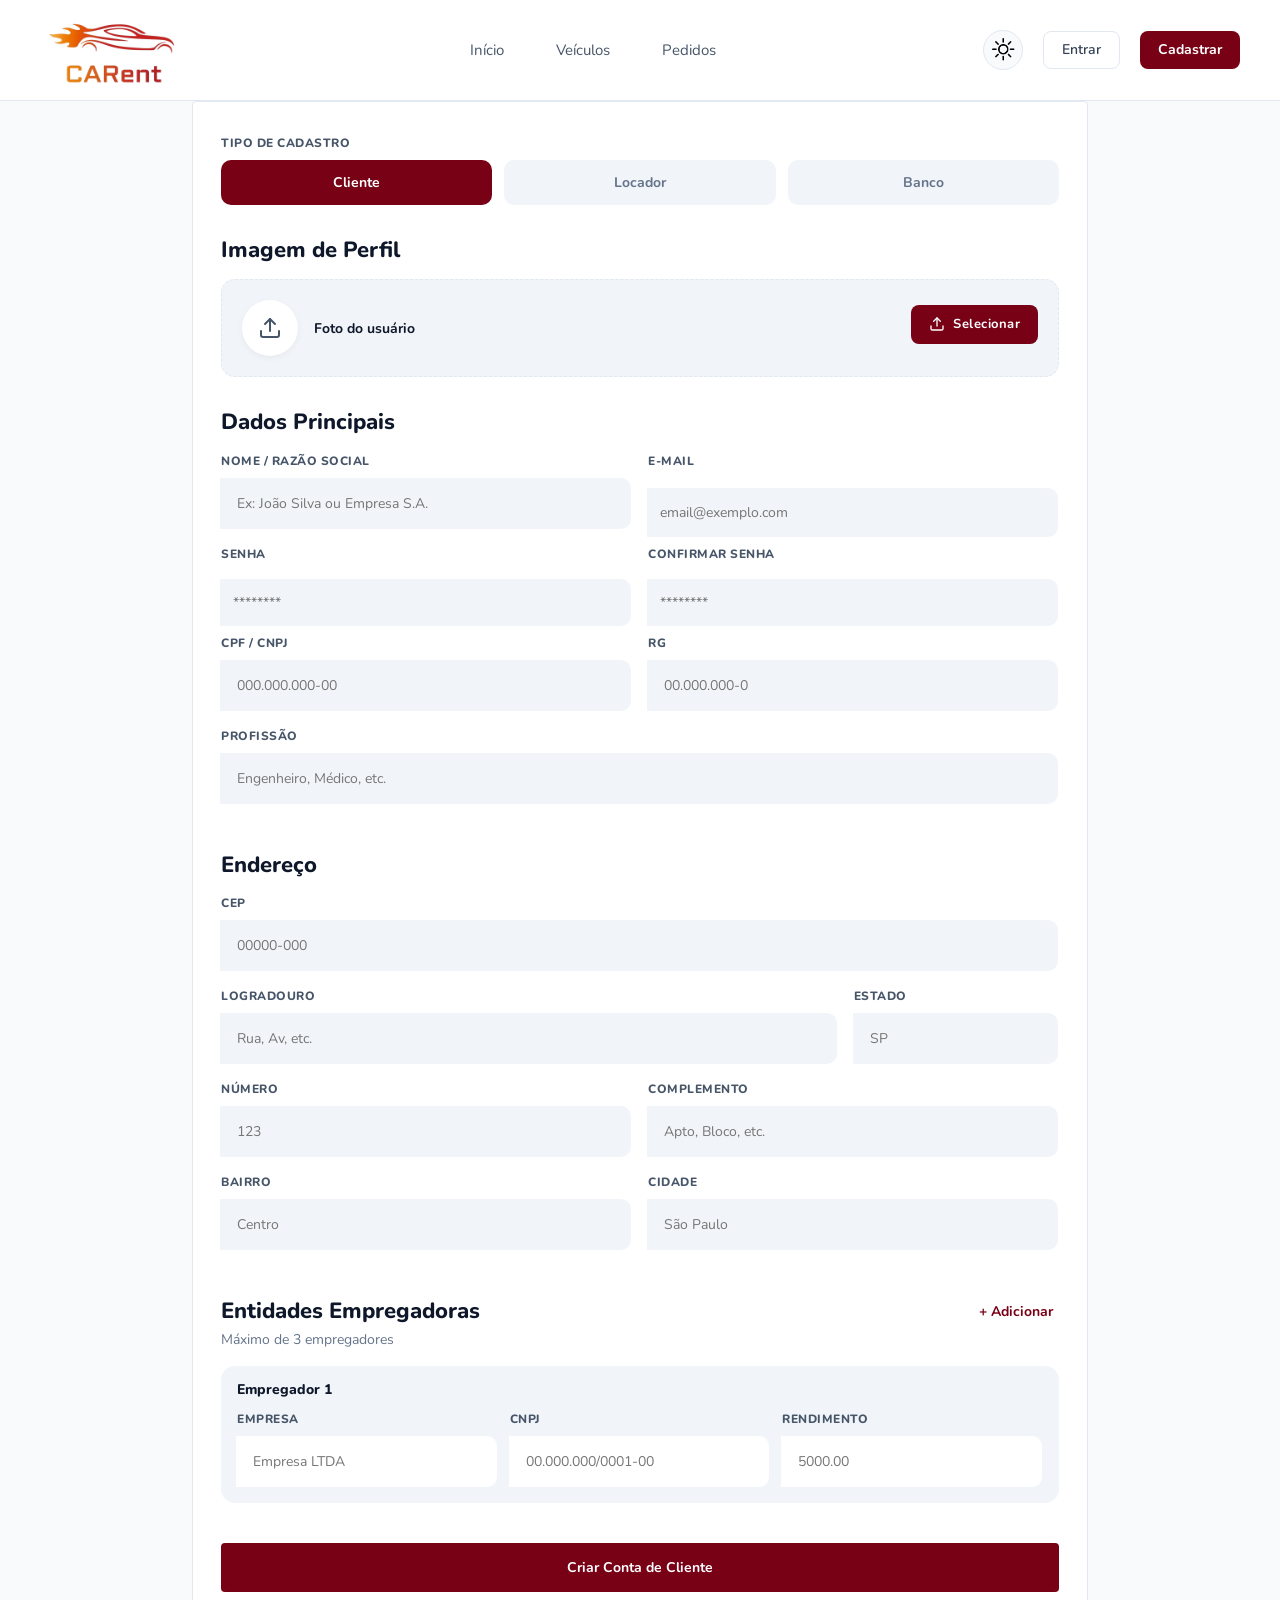
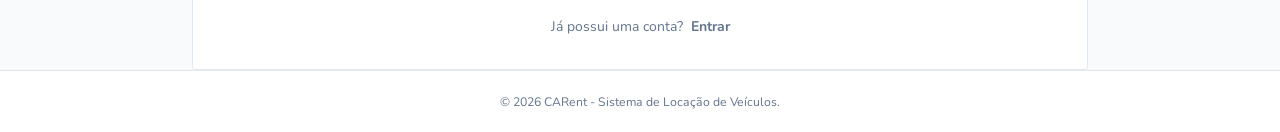
<file: LAB2/cadastro.html>
<!DOCTYPE html>
<html lang="pt-BR">
    <head>
        <meta charset="UTF-8">
        <meta name="viewport" content="width=device-width, initial-scale=1.0">
        <title>LAB2</title>
        <style>
            @import url('https://fonts.googleapis.com/css2?family=Nunito:wght@400;600;700;800&display=swap');
        </style>
        <link href="https://cdn.jsdelivr.net/npm/bootstrap@5.3.3/dist/css/bootstrap.min.css" rel="stylesheet">
        <link rel="stylesheet" href="login.css">
    </head>
    <body>
        <!-- Topo da página -->
        <div class="topo">
            <header>
                <div class="menu">
                    <nav>
                        <div class="logo">
                            <img src="logo-escura.png" alt="CAR Logo"/>
                        </div>
                        <ul class="ul">
                            <li><a href="index.html">Início</a></li>
                            <li><a href="veiculos.html">Veículos</a></li>
                            <li><a href="pedidos.html">Pedidos</a></li>
                        </ul>  
                        <button type="button" class="btn-tema" id="btn-tema">
                            <img src="Son.png" class="btn-sol" alt="Mudar tema"/>
                        </button>  
                        <a href="login.html" class="btn-entrar"><p>Entrar</p></a>
                        <a href="cadastro.html" class="btn-cadastrar"><p>Cadastrar</p></a>
                    </nav>
                </div>
            </header>
        </div>    

        <!-- Conteúdo do Form de Cadastro -->
        <main class="cadastro-container">
            <form id="form-cadastro" class="card-cadastro">
                
                <!-- Tipo de Cadastro -->
                <div class="secao-form">
                    <label class="section-label">TIPO DE CADASTRO</label>
                    <div class="toggle-group">
                        <button type="button" class="btn-toggle active">Cliente</button>
                        <button type="button" class="btn-toggle">Locador</button>
                        <button type="button" class="btn-toggle">Banco</button>
                    </div>
                </div>

                <!-- Imagem de Perfil -->
                <div class="secao-form">
                    <h2>Imagem de Perfil</h2>
                    <div class="box-upload-perfil">
                        <div class="avatar-placeholder">
                            <svg width="24" height="24" viewBox="0 0 24 24" fill="none" stroke="#475569" stroke-width="2" stroke-linecap="round" stroke-linejoin="round">
                                <path d="M21 15v4a2 2 0 0 1-2 2H5a2 2 0 0 1-2-2v-4"></path>
                                <polyline points="17 8 12 3 7 8"></polyline>
                                <line x1="12" y1="3" x2="12" y2="15"></line>
                            </svg>
                        </div>
                        <span class="upload-text">Foto do usuário</span>
                        <label for="upload-foto" class="btn-upload">
                            <svg width="16" height="16" viewBox="0 0 24 24" fill="none" stroke="currentColor" stroke-width="2" stroke-linecap="round" stroke-linejoin="round">
                                <path d="M21 15v4a2 2 0 0 1-2 2H5a2 2 0 0 1-2-2v-4"></path>
                                <polyline points="17 8 12 3 7 8"></polyline>
                                <line x1="12" y1="3" x2="12" y2="15"></line>
                            </svg>
                            Selecionar
                        </label>
                        <input type="file" id="upload-foto" accept="image/*" style="display: none;">
                    </div>
                </div>

                <!-- Dados Principais -->
                <div class="secao-form">
                    <h2>Dados Principais</h2>
                    
                    <div class="grid-2">
                        <div class="input-group">
                            <label for="nome">NOME / RAZÃO SOCIAL</label>
                            <input type="text" id="nome" placeholder="Ex: João Silva ou Empresa S.A." required>
                        </div>
                        <div class="input-group">
                            <label for="email">E-MAIL</label>
                            <input type="email" id="email" placeholder="email@exemplo.com" required>
                        </div>
                    </div>

                    <div class="grid-2">
                        <div class="input-group">
                            <label for="password">SENHA</label>
                            <input type="password" id="password" placeholder="********" required>
                        </div>
                        <div class="input-group">
                            <label for="confirm-password">CONFIRMAR SENHA</label>
                            <input type="password" id="confirm-password" placeholder="********" required>
                        </div>
                    </div>

                    <div class="grid-2">
                        <div class="input-group">
                            <label for="cpf-cnpj">CPF / CNPJ</label>
                            <input type="text" id="cpf-cnpj" placeholder="000.000.000-00">
                        </div>
                        <div class="input-group">
                            <label for="rg">RG</label>
                            <input type="text" id="rg" placeholder="00.000.000-0">
                        </div>
                    </div>

                    <div class="input-group">
                        <label for="profissao">PROFISSÃO</label>
                        <input type="text" id="profissao" placeholder="Engenheiro, Médico, etc.">
                    </div>
                </div>

                <!-- Endereço -->
                <div class="secao-form">
                    <h2>Endereço</h2>

                    <div class="input-group">
                        <label for="cep">CEP</label>
                        <input type="text" id="cep" placeholder="00000-000">
                    </div>

                    <div class="grid-logradouro">
                        <div class="input-group">
                            <label for="logradouro">LOGRADOURO</label>
                            <input type="text" id="logradouro" placeholder="Rua, Av, etc.">
                        </div>
                        <div class="input-group">
                            <label for="estado">ESTADO</label>
                            <input type="text" id="estado" placeholder="SP">
                        </div>
                    </div>

                    <div class="grid-2">
                        <div class="input-group">
                            <label for="numero">NÚMERO</label>
                            <input type="text" id="numero" placeholder="123">
                        </div>
                        <div class="input-group">
                            <label for="complemento">COMPLEMENTO</label>
                            <input type="text" id="complemento" placeholder="Apto, Bloco, etc.">
                        </div>
                    </div>

                    <div class="grid-2">
                        <div class="input-group">
                            <label for="bairro">BAIRRO</label>
                            <input type="text" id="bairro" placeholder="Centro">
                        </div>
                        <div class="input-group">
                            <label for="cidade">CIDADE</label>
                            <input type="text" id="cidade" placeholder="São Paulo">
                        </div>
                    </div>
                </div>

                <!-- Entidades Empregadoras -->
                <div class="secao-form">
                    <div class="header-empregadores">
                        <h2>Entidades Empregadoras</h2>
                        <button type="button" class="btn-adicionar">+ Adicionar</button>
                    </div>
                    <p class="subtext-empregadores">Máximo de 3 empregadores</p>

                    <div class="card-empregador">
                        <h3>Empregador 1</h3>
                        <div class="grid-3">
                            <div class="input-group">
                                <label for="empresa-1">EMPRESA</label>
                                <input type="text" id="empresa-1" placeholder="Empresa LTDA">
                            </div>
                            <div class="input-group">
                                <label for="cnpj-1">CNPJ</label>
                                <input type="text" id="cnpj-1" placeholder="00.000.000/0001-00">
                            </div>
                            <div class="input-group">
                                <label for="rendimento-1">RENDIMENTO</label>
                                <input type="text" id="rendimento-1" placeholder="5000.00">
                            </div>
                        </div>
                    </div>
                </div>

                <!-- Botão Submit -->
                <button type="submit" class="btn-submit-cad">Criar Conta de Cliente</button>
                <p class="footer-login" style="margin-top: 16px;">Já possui uma conta? <a href="login.html">Entrar</a></p>
            </form>
        </main>

        <!-- Rodapé -->
        <footer class="rodape">
            <div class="container-rodape">
                <div class="rodape-inferior">
                    <p><small>&copy; 2026 CARent - Sistema de Locação de Veículos.</small></p>
                </div>
            </div>
        </footer>
        <script src="https://cdn.jsdelivr.net/npm/bootstrap@5.3.3/dist/js/bootstrap.bundle.min.js"></script>
        <script src="site.js"></script>
    </body>
</html>
</file>
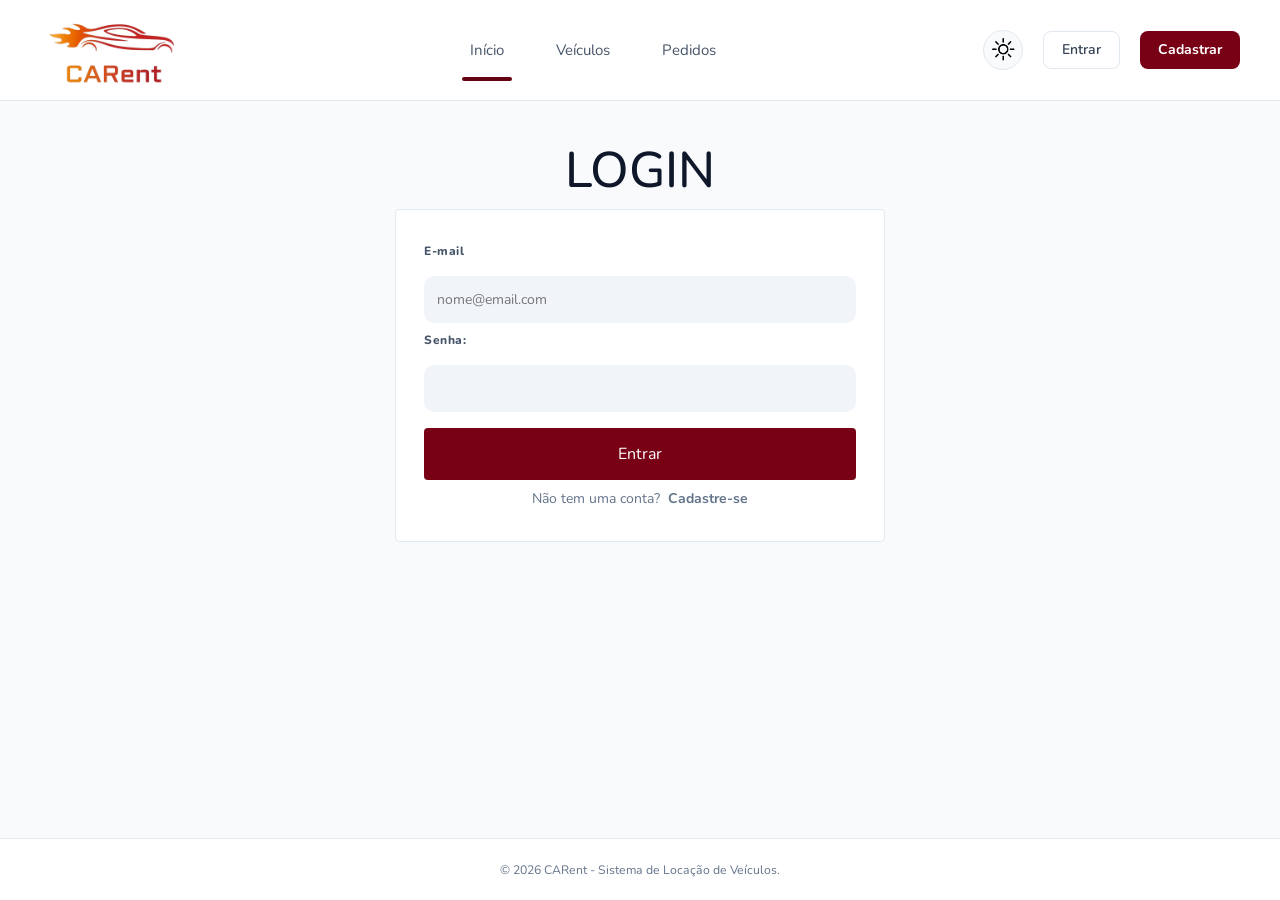
<file: LAB2/login.html>
<!DOCTYPE html>
<html lang="pt-BR">
    <head>
        <meta charset="UTF-8">
        <title>LAB2</title>
        <style>
            @import url('https://fonts.googleapis.com/css2?family=Nunito:ital,wght@0,200..1000;1,200..1000&display=swap');
        </style>
        <link href="https://cdn.jsdelivr.net/npm/bootstrap@5.3.3/dist/css/bootstrap.min.css" rel="stylesheet">
        <link rel="stylesheet" href="login.css">
    </head>
    <body>
        <!--Topo da pagina-->
        <div class="topo">
            <header>
                <div class="menu">
                    <nav>
                        <div class="logo">
                            <img src="logo-escura.png"/>
                        </div>
                        <ul class="ul">
                            <li><a href="index.html" class="ativa">Início</a></li>
                            <li><a href="veiculos.html">Veículos</a></li>
                            <li><a href="pedidos.html">Pedidos</a></li>
                        </ul>  
                        <button type="button" class="btn-tema" id="btn-tema">
                            <img src="Son.png" class="btn-sol" alt="Mudar tema"/>
                        </button>  
                        <a href="login.html" class="btn-entrar" id="btn-entrar">
                            <p>Entrar</p>
                        </a>
                        <a href="cadastro.html" class="btn-cadastrar" id="btn-cadastrar">
                            <p>Cadastrar</p>
                        </a>
                    </nav>
                </div>
            </header>
        </div>    
        <!--PAGINA DE LOGIN-->
        <div class="login">
            <h2>LOGIN</h2>
            <form id="form-login">
                <label for="email">E-mail</label>
                <input type="email" id="email" name="email" placeholder="nome@email.com" required>
                <label for="password">Senha:</label>
                <input type="password" id="password" name="password" required>
                <button type="submit" class="btn-login">Entrar</button>
                <p class="footer-login">Não tem uma conta? <a href="cadastro.html">Cadastre-se</a></p>
            </form>
        </div>
        
        <!-- RODAPÉ --->
        <footer class="rodape">
            <div class="container-rodape">
                <div class="rodape-inferior">
                    <p><small>&copy; 2026 CARent - Sistema de Locação de Veículos.</small></p>
                </div>
            </div>
        </footer>
        <script src="https://cdn.jsdelivr.net/npm/bootstrap@5.3.3/dist/js/bootstrap.bundle.min.js"></script>
        <script src="site.js"></script>
    </body>
</html>
</file>
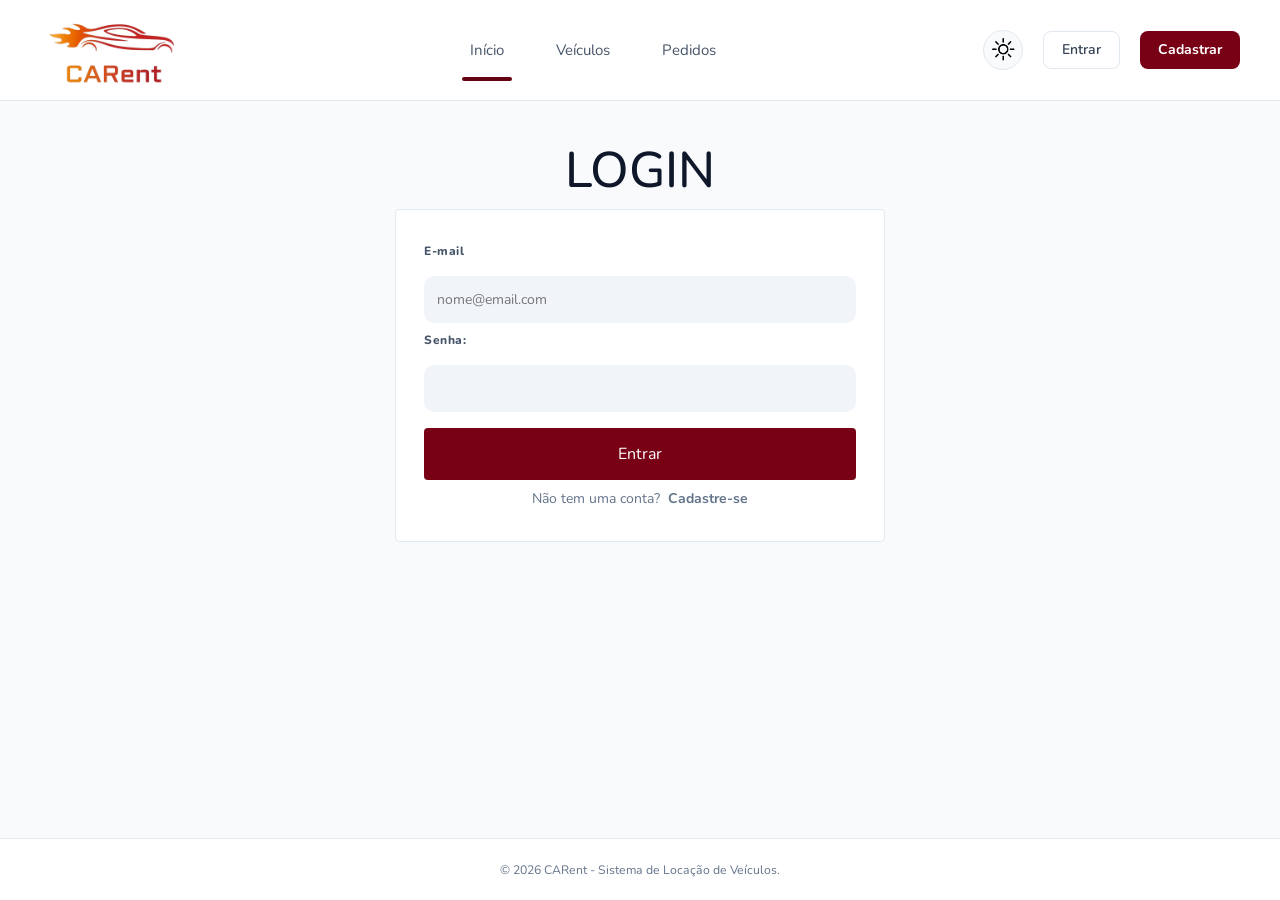
<file: LAB2/pedidos.html>
<!DOCTYPE html>
<html lang="pt-BR">
    <head>
        <meta charset="UTF-8">
        <meta name="viewport" content="width=device-width, initial-scale=1.0">
        <title>LAB2</title>
        <style>
            @import url('https://fonts.googleapis.com/css2?family=Nunito:wght@400;600;700;800&display=swap');
        </style>
        <link href="https://cdn.jsdelivr.net/npm/bootstrap@5.3.3/dist/css/bootstrap.min.css" rel="stylesheet">
        <link rel="stylesheet" href="login.css">
    </head>
    <body data-requer-login>
        <div class="topo">
            <header>
                <div class="menu">
                    <nav>
                        <div class="logo"><img src="logo-escura.png" alt="CAR Logo"/></div>
                        <ul class="ul">
                            <li><a href="index.html">Início</a></li>
                            <li><a href="veiculos.html">Veículos</a></li>
                            <li><a href="pedidos.html" class="ativa">Pedidos</a></li>
                        </ul>
                        <button type="button" class="btn-tema" id="btn-tema" title="Mudar tema">
                            <img src="Son.png" class="btn-sol" alt="Mudar tema"/>
                        </button>
                        <a href="login.html" class="btn-entrar"><p>Entrar</p></a>
                        <a href="cadastro.html" class="btn-cadastrar"><p>Cadastrar</p></a>
                    </nav>
                </div>
            </header>
        </div>

        <main class="veiculos-container">
            <div class="veiculos-header">
                <h1 class="section-title" id="titulo-pagina">Meus pedidos</h1>
            </div>
            <div class="box-tabela table-responsive">
                <table class="table tabela-pedidos mb-0">
                    <thead>
                        <tr><th>#</th><th>Cliente</th><th>Veículo</th><th>Período</th><th>Total</th><th>Crédito</th><th>Status</th><th>Ações</th></tr>
                    </thead>
                    <tbody id="corpo-pedidos"></tbody>
                </table>
            </div>
        </main>

        <!-- Modal: modificar pedido -->
        <div class="modal fade" id="modal-editar" tabindex="-1" aria-hidden="true">
            <div class="modal-dialog modal-dialog-centered">
                <form class="modal-content" id="form-editar" style="width:100%;padding:0;">
                    <div class="modal-header">
                        <h5 class="modal-title" id="editar-titulo">Modificar pedido</h5>
                        <button type="button" class="btn-close" data-bs-dismiss="modal" aria-label="Fechar"></button>
                    </div>
                    <div class="modal-body">
                        <label for="edit-inicio">RETIRADA</label>
                        <input type="date" id="edit-inicio" required>
                        <label for="edit-fim">DEVOLUÇÃO</label>
                        <input type="date" id="edit-fim" required>
                        <p class="m-0" style="font-size:16px;">Novo total: <strong id="edit-total">R$ 0,00</strong></p>
                    </div>
                    <div class="modal-footer">
                        <button type="button" class="btn btn-outline-secondary" data-bs-dismiss="modal">Cancelar</button>
                        <button type="submit" class="btn-submit-cad" style="width:auto;padding:10px 24px;">Salvar</button>
                    </div>
                </form>
            </div>
        </div>

        <footer class="rodape">
            <div class="container-rodape">
                <div class="rodape-inferior">
                    <p><small>&copy; 2026 CARent - Sistema de Locação de Veículos.</small></p>
                </div>
            </div>
        </footer>

        <script src="https://cdn.jsdelivr.net/npm/bootstrap@5.3.3/dist/js/bootstrap.bundle.min.js"></script>
        <script src="site.js"></script>
        <script src="pedidos.js"></script>
    </body>
</html>
</file>
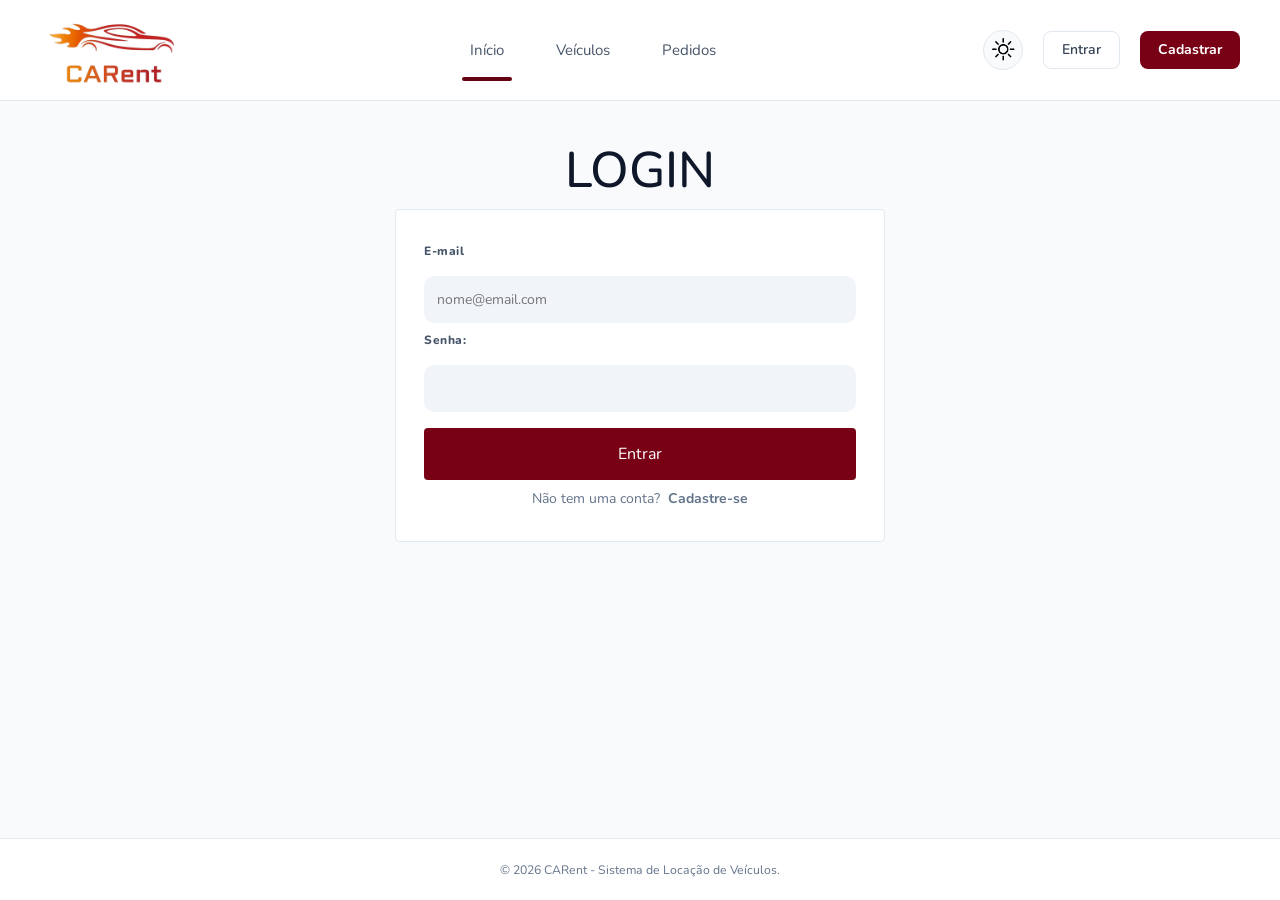
<file: LAB2/perfil.html>
<!DOCTYPE html>
<html lang="pt-BR">
    <head>
        <meta charset="UTF-8">
        <meta name="viewport" content="width=device-width, initial-scale=1.0">
        <title>CAR - Meu Perfil</title>
        <style>
            @import url('https://fonts.googleapis.com/css2?family=Nunito:wght@400;600;700;800&display=swap');
        </style>
        <link href="https://cdn.jsdelivr.net/npm/bootstrap@5.3.3/dist/css/bootstrap.min.css" rel="stylesheet">
        <link rel="stylesheet" href="login.css">
    </head>
    <body data-requer-login>
        <div class="topo">
            <header>
                <div class="menu">
                    <nav>
                        <div class="logo"><img src="logo-escura.png" alt="CAR Logo"/></div>
                        <ul class="ul">
                            <li><a href="index.html">Início</a></li>
                            <li><a href="veiculos.html">Veículos</a></li>
                            <li><a href="pedidos.html">Pedidos</a></li>
                            <li><a href="perfil.html" class="ativa">Perfil</a></li>
                        </ul>
                        <button type="button" class="btn-tema" id="btn-tema" title="Mudar tema">
                            <img src="Son.png" class="btn-sol" alt="Mudar tema"/>
                        </button>
                        <a href="login.html" class="btn-entrar"><p>Entrar</p></a>
                        <a href="cadastro.html" class="btn-cadastrar"><p>Cadastrar</p></a>
                    </nav>
                </div>
            </header>
        </div>

        <main class="cadastro-container">
            <form id="form-perfil" class="card-cadastro">
                <div class="secao-form">
                    <h2>Meu Perfil <small id="tipo-conta" class="text-secondary" style="font-size:14px;"></small></h2>
                    <div class="box-upload-perfil" id="box-foto" style="display:none;">
                        <img id="foto-perfil" class="perfil-foto" alt="Foto">
                        <span class="upload-text">Foto do usuário</span>
                    </div>
                </div>

                <div class="secao-form">
                    <h2>Dados Principais</h2>
                    <div class="grid-2">
                        <div class="input-group"><label for="nome">NOME / RAZÃO SOCIAL</label><input type="text" id="nome" required></div>
                        <div class="input-group"><label for="email">E-MAIL</label><input type="email" id="email" required></div>
                    </div>
                    <div class="grid-2">
                        <div class="input-group"><label for="password">NOVA SENHA</label><input type="password" id="password" placeholder="Deixe em branco para manter"></div>
                        <div class="input-group"><label for="confirm-password">CONFIRMAR NOVA SENHA</label><input type="password" id="confirm-password"></div>
                    </div>
                    <div class="grid-2">
                        <div class="input-group"><label for="cpf-cnpj">CPF / CNPJ</label><input type="text" id="cpf-cnpj"></div>
                        <div class="input-group"><label for="rg">RG</label><input type="text" id="rg"></div>
                    </div>
                    <div class="input-group"><label for="profissao">PROFISSÃO</label><input type="text" id="profissao"></div>
                </div>

                <div class="secao-form">
                    <h2>Endereço</h2>
                    <div class="input-group"><label for="cep">CEP</label><input type="text" id="cep"></div>
                    <div class="grid-logradouro">
                        <div class="input-group"><label for="logradouro">LOGRADOURO</label><input type="text" id="logradouro"></div>
                        <div class="input-group"><label for="estado">ESTADO</label><input type="text" id="estado"></div>
                    </div>
                    <div class="grid-2">
                        <div class="input-group"><label for="numero">NÚMERO</label><input type="text" id="numero"></div>
                        <div class="input-group"><label for="complemento">COMPLEMENTO</label><input type="text" id="complemento"></div>
                    </div>
                    <div class="grid-2">
                        <div class="input-group"><label for="bairro">BAIRRO</label><input type="text" id="bairro"></div>
                        <div class="input-group"><label for="cidade">CIDADE</label><input type="text" id="cidade"></div>
                    </div>
                </div>

                <div class="secao-form" id="secao-empregadores">
                    <div class="header-empregadores">
                        <h2>Entidades Empregadoras</h2>
                        <button type="button" class="btn-adicionar" id="btn-add-empregador">+ Adicionar</button>
                    </div>
                    <p class="subtext-empregadores">Máximo de 3 empregadores</p>
                    <div id="lista-empregadores"></div>
                </div>

                <button type="submit" class="btn-submit-cad">Salvar alterações</button>
                <button type="button" class="btn-excluir" id="btn-excluir">Excluir minha conta</button>
            </form>
        </main>

        <footer class="rodape">
            <div class="container-rodape">
                <div class="rodape-inferior">
                    <p><small>&copy; 2026 CARent - Sistema de Locação de Veículos.</small></p>
                </div>
            </div>
        </footer>

        <script src="https://cdn.jsdelivr.net/npm/bootstrap@5.3.3/dist/js/bootstrap.bundle.min.js"></script>
        <script src="site.js"></script>
        <script src="perfil.js"></script>
    </body>
</html>
</file>
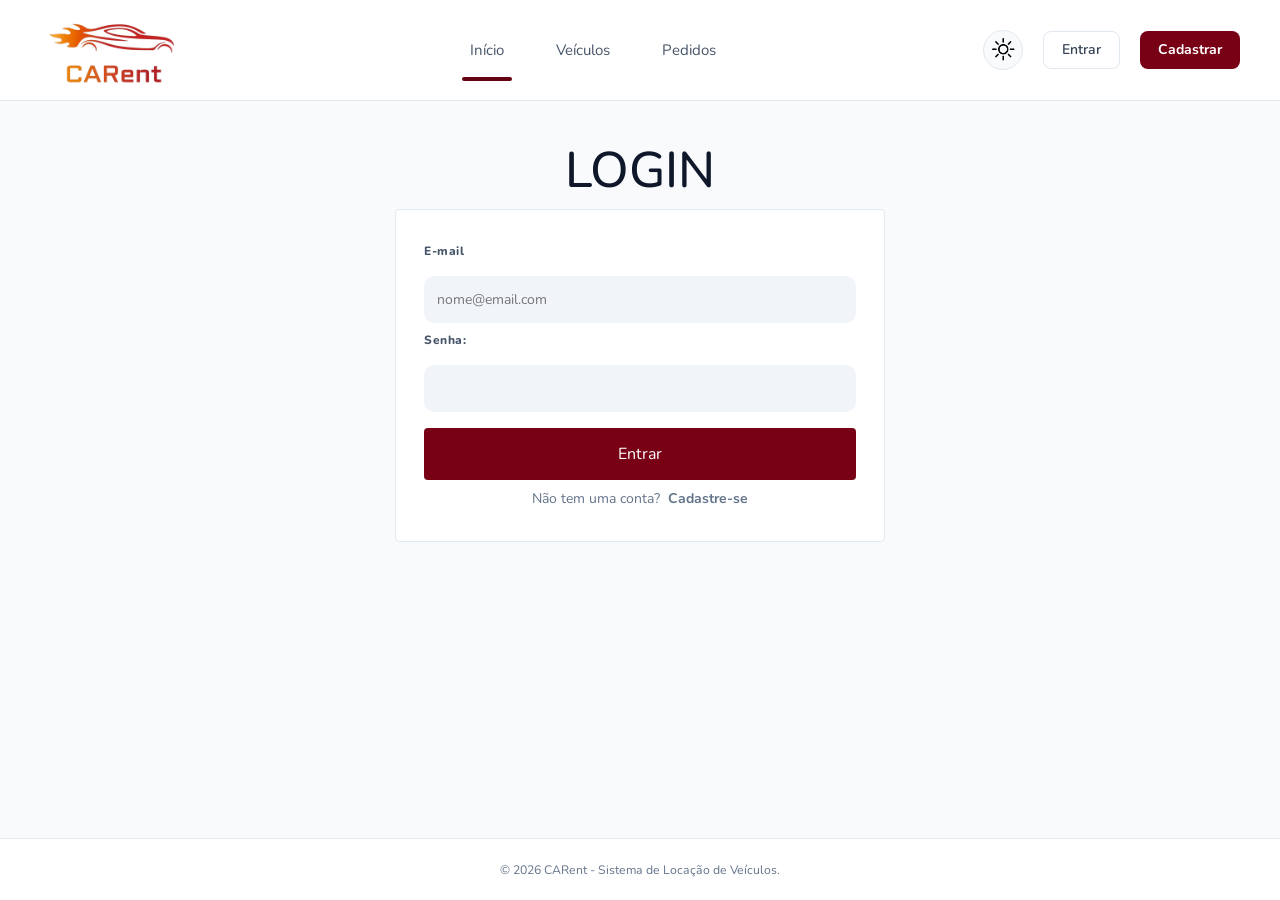
<file: LAB2/veiculos.html>
<!DOCTYPE html>
<html lang="pt-BR">
    <head>
        <meta charset="UTF-8">
        <meta name="viewport" content="width=device-width, initial-scale=1.0">
        <title>LAB2</title>
        <style>
            @import url('https://fonts.googleapis.com/css2?family=Nunito:wght@400;600;700;800&display=swap');
        </style>
        <link href="https://cdn.jsdelivr.net/npm/bootstrap@5.3.3/dist/css/bootstrap.min.css" rel="stylesheet">
        <link rel="stylesheet" href="login.css">
    </head>
    <body data-requer-login>
        <div class="topo">
            <header>
                <div class="menu">
                    <nav>
                        <div class="logo"><img src="logo-escura.png" alt="CAR Logo"/></div>
                        <ul class="ul">
                            <li><a href="index.html">Início</a></li>
                            <li><a href="veiculos.html" class="ativa">Veículos</a></li>
                            <li><a href="pedidos.html">Pedidos</a></li>
                        </ul>
                        <button type="button" class="btn-tema" id="btn-tema" title="Mudar tema">
                            <img src="Son.png" class="btn-sol" alt="Mudar tema"/>
                        </button>
                        <a href="login.html" class="btn-entrar"><p>Entrar</p></a>
                        <a href="cadastro.html" class="btn-cadastrar"><p>Cadastrar</p></a>
                    </nav>
                </div>
            </header>
        </div>

        <main class="veiculos-container" id="veiculos">
            <div class="veiculos-header">
                <h1 class="section-title">Veículos disponíveis</h1>
                <div class="filtros">
                    <input type="text" id="filtro-busca" placeholder="Buscar marca ou modelo">
                    <select id="filtro-dono">
                        <option value="">Todos os proprietários</option>
                        <option value="agente">Locadoras</option>
                        <option value="banco">Bancos</option>
                        <option value="cliente">Clientes</option>
                    </select>
                </div>
            </div>
            <div class="veiculos-grid" id="grid-veiculos"></div>
        </main>

        <!-- Novo pedido de aluguel -->
        <div class="modal fade" id="modal-pedido" tabindex="-1" aria-hidden="true">
            <div class="modal-dialog modal-dialog-centered">
                <form class="modal-content" id="form-pedido" style="width:100%;padding:0;">
                    <div class="modal-header">
                        <h5 class="modal-title" id="modal-titulo">Novo pedido</h5>
                        <button type="button" class="btn-close" data-bs-dismiss="modal" aria-label="Fechar"></button>
                    </div>
                    <div class="modal-body">
                        <label for="data-inicio">RETIRADA</label>
                        <input type="date" id="data-inicio" required>
                        <label for="data-fim">DEVOLUÇÃO</label>
                        <input type="date" id="data-fim" required>
                        <div class="form-check mb-3">
                            <input class="form-check-input" type="checkbox" id="solicita-credito" style="width:auto;margin:4px 8px 0 -1.5em;">
                            <label class="form-check-label" for="solicita-credito" style="font-size:14px;font-weight:600;">Solicitar contrato de crédito a um banco</label>
                        </div>
                        <p class="m-0" style="font-size:16px;">Total estimado: <strong id="valor-total">R$ 0,00</strong></p>
                    </div>
                    <div class="modal-footer">
                        <button type="button" class="btn btn-outline-secondary" data-bs-dismiss="modal">Cancelar</button>
                        <button type="submit" class="btn-submit-cad" style="width:auto;padding:10px 24px;">Enviar pedido</button>
                    </div>
                </form>
            </div>
        </div>

        <footer class="rodape">
            <div class="container-rodape">
                <div class="rodape-inferior">
                    <p><small>&copy; 2026 CARent - Sistema de Locação de Veículos.</small></p>
                </div>
            </div>
        </footer>

        <script src="https://cdn.jsdelivr.net/npm/bootstrap@5.3.3/dist/js/bootstrap.bundle.min.js"></script>
        <script src="site.js"></script>
        <script src="veiculos.js"></script>
    </body>
</html>
</file>
<file: LAB2/login.css>
/*Topo da pagina*/

.topo {
    width: 100%;      /* isso aqui a para deixar a posição fixa*/
    position: sticky;
    top: 0;
    z-index: 10;
    background-color: var(--bg-form);
    border-bottom: 1px solid var(--border-color);
}
.menu{
    display: flex;
    justify-content: center;
}
nav{
    max-width: 1440px;
    width: 100%;
    gap: 20px;
    display: flex;
    justify-content: space-between;
    align-items: center;
    padding: 10px 40px;
}
.logo {
    display: flex;
}
.logo img{
    max-height: 80px;
    width: auto;
}
.ul{
    display: flex;
    align-items: center;
    list-style-type: none;
    margin: 0 auto;
    padding: 0;
}
.ul li {
    margin-left: 20px;
}
.ul li a 
{
    color: #475569;
    font-size: 15px;
    font-family: 'Nunito', sans-serif;
    display: block;
    text-align: center;
    text-decoration: none;
    transition: background-color 0.3s;
    border-radius: 8px;
    padding: 8px 16px;
    position: relative;
}
.ul li a:hover{
    color: white;
    background-color: #c5455c;   
}
.ul li a::after {
  content: '';
  position: absolute;
  bottom: -12px;
  left: 50%;
  transform: translateX(-50%);
  background-color: #640214;
  width: 50px;         
  height: 4px;
  border-radius: 4px;
  opacity: 0;          
  transition: opacity 0.2s ease;
}
.ul li a.ativa::after,
.ul li a:hover::after {
  opacity: 1;          
}

/*Pagina de login */

:root {
    --bg-body: #f8fafc;
    --bg-form: #ffffff;
    --text-color: #0f172a;
    --text-muted: #64748b;
    --border-color: #e2e8f0;
    --primary-red: #780116;
    --primary-red-hover: #640214;
    --input-bg: #f1f5f9;
}

[data-theme="dark"] {
    --bg-body: #0f172a;
    --bg-form: #1e293b;
    --text-color: #ffffff;
    --text-muted: #94a3b8;
    --border-color: #334155;
    --input-bg: #0f172a;
}
[data-theme="dark"] input,
[data-theme="dark"] select,
[data-theme="dark"] textarea {
    background-color: var(--input-bg) !important;
    color: var(--text-color) !important;
    border: 1px solid var(--border-color);
}

/* Cor do texto de exemplo (placeholder) no modo escuro */
[data-theme="dark"] input::placeholder {
    color: #64748b;
}
*{
    box-sizing: border-box;
    font-family: 'Nunito', sans-serif;
}
body{
    margin: 0;
    min-height: 100vh;
    display: flex;
    flex-direction: column;
    background-color: var(--bg-body);
    color: var(--text-color);
    transition: background-color 0.3s, color 0.3s;
}
.login{
    max-width: 700px;
    width: 90%;
    margin: 40px auto;
    display: flex;
    flex-direction: column;
    align-items: center;
}
h2{
    text-align: center;
    font-size: 50px;
    margin: 0 0 8px 0;
    color: var(--text-color);
}
p{
    text-align: center;
    margin: 0 0 28px 0;
    color: #64748b;
    font-size: 15px;
}
a{
    text-decoration: none;
}
form{
    width: 70%;
    border-radius: 4px;
    border: 1px solid var(--border-color);
    background-color: var(--bg-form);
    padding: 32px 28px;
}
label{
    display: block;
    font-size: 12px;
    font-weight: 800;
    color: #475569;
    letter-spacing: 0.5px;
    margin-bottom: 8px;
}
input[type=email], input[type=password]{
    width: 100%;
    padding: 12px;
    margin: 8px 0;
    border: 1px solid transparent;
    border-radius: 10px;
    background-color: #f1f5f9;
    color: var(--text-color);
    outline: none;
}
button[type=submit] {
  width: 100%;
  background-color: var(--primary-red);
  color: white;
  padding: 14px;
  margin: 8px 0;
  border: none;
  border-radius: 4px;
  cursor: pointer;
}
button[type=submit]:hover {
  background-color: var(--primary-red-hover);
}
.footer-login {
    text-align: center;
    margin: 0;
    font-size: 14px;
    color: #64748b;
}

.footer-login a {
    color: var(--primary-blue);
    font-weight: 700;
    margin-left: 4px;
}
textarea{
    min-width: 45%;
    height: 150px;
    margin-bottom: 10px;
    border: 1px solid #ccc;
    border-radius: 4px;
    padding: 10px;
}
/*Botao para alterar o tema*/

.btn-tema{
    flex-shrink: 0;
    width: 40px;
    height: 40px;
    border-radius: 50%;
    border: 1px solid var(--border-color);
    background-color: #f8fafc;
    cursor: pointer;
    display: flex;
    align-items: center;
    justify-content: center;
    padding: 0;
}
.btn-tema:hover{
    background-color: #e2e8f0;
}
.btn-sol{
    width: 25px;
    height: 25px;
    object-fit: contain;
}
.btn-entrar{
    align-items: center;
    display: flex;
    justify-content: center;
    color: #334155;
    border: 1px solid var(--border-color);
    cursor: pointer;
    background-color: transparent;
    font-family: 'Nunito', sans-serif;
    border-radius: 8px;
    transition: background-color 0.2s;
    padding: 0 18px;
    height: 38px;
}
.btn-entrar p {
    margin: 0;
    color: #334155;
    font-weight: 600;
    font-size: 14px;
}
.btn-entrar:hover {
    background-color: #f1f5f9;
}
.btn-cadastrar{
    align-items: center;
    display: flex;
    justify-content: center;
    cursor: pointer;
    border: none;
    background-color: var(--primary-red);
    color: white;
    font-family: 'Nunito', sans-serif;
    border-radius: 8px;
    transition: background-color 0.2s;
    padding: 0 18px;
    height: 38px;
}
.btn-cadastrar p {
    margin: 0;
    color: white;
    font-weight: 700;
    font-size: 14px;
}
.btn-cadastrar:hover {
    background-color: var(--primary-red-hover);
}

/*Rodape*/
.rodape{
    width: 100%;
    background-color: var(--bg-form);
    border-top: 1px solid var(--border-color);
    padding: 20px 0;
    margin-top: auto;
}
.container-rodape {
    max-width: 1440px;
    margin: 0 auto;
    padding: 0 40px;
    display: flex;
    justify-content: center;
    align-items: center;
}
.rodape-inferior p {
    margin: 0;
    color: #64748b;
    font-size: 14px;
    text-align: center;
}
/*Cadastro*/
.cadastro-container {
    flex: 1;
    display: flex;
    justify-content: center; 
    width: 100%;
}
.secao-form {
    margin-bottom: 32px;
}

.secao-form h2 {
    text-align: left;
    font-size: 22px;
    font-weight: 800;
    margin-bottom: 16px;
}

/* Toggle do Tipo de Cadastro */
.toggle-group {
    display: flex;
    gap: 12px;
    margin-top: 8px;
}
.btn-toggle {
    flex: 1;
    padding: 12px;
    background-color: var(--input-bg);
    border: none;
    border-radius: 10px;
    color: var(--text-muted);
    font-weight: 700;
    font-size: 14px;
    cursor: pointer;
    transition: all 0.2s ease;
}

.btn-toggle.active {
    background-color: var(--primary-red);
    color: #ffffff;
}
/* Upload de Imagem de Perfil */
.box-upload-perfil {
    background-color: var(--input-bg);
    border: 1px dashed var(--border-color);
    border-radius: 14px;
    padding: 20px;
    display: flex;
    align-items: center;
    gap: 16px;
}

.avatar-placeholder {
    width: 56px;
    height: 56px;
    border-radius: 50%;
    background-color: #ffffff;
    display: flex;
    align-items: center;
    justify-content: center;
    box-shadow: 0 2px 6px rgba(0,0,0,0.05);
}
.upload-text {
    font-weight: 700;
    font-size: 14px;
    color: var(--text-color);
    flex: 1;
}

.btn-upload {
    display: inline-flex;
    align-items: center;
    gap: 8px;
    background-color: var(--primary-red);
    color: white;
    padding: 10px 18px;
    border-radius: 8px;
    font-weight: 700;
    font-size: 13px;
    cursor: pointer;
    transition: background-color 0.2s;
}

.btn-upload:hover {
    background-color: var(--primary-red-hover);
}
/* Grids do Formulário */
.grid-2 {
    display: grid;
    grid-template-columns: 1fr 1fr;
    gap: 16px;
}

.grid-logradouro {
    display: grid;
    grid-template-columns: 3fr 1fr;
    gap: 16px;
}
/* Aplica o estilo bonito a TODOS os campos input */
input {
    width: 100%;
    padding: 14px 16px;
    margin-bottom: 16px;
    border: 1px solid transparent;
    border-radius: 10px;
    background-color: var(--input-bg);
    color: var(--text-color);
    font-size: 14px;
    outline: none;
    box-sizing: border-box;
    transition: border-color 0.2s, background-color 0.2s;
}

input:focus {
    border-color: var(--primary-red);
    background-color: #ffffff;
}

/* Entidades Empregadoras */
.header-empregadores {
    display: flex;
    justify-content: space-between;
    align-items: center;
}

.header-empregadores h2 {
    margin-bottom: 0;
}
.btn-adicionar {
    background: none;
    border: none;
    color: var(--primary-red);
    font-weight: 700;
    font-size: 14px;
    cursor: pointer;
}

.subtext-empregadores {
    text-align: left;
    font-size: 14px;
    color: var(--text-muted);
    margin: 4px 0 16px 0;
}

.card-empregador {
    background-color: var(--input-bg);
    border-radius: 14px;
    padding: 16px;
    margin-bottom: 12px;
}
.card-empregador h3 {
    font-size: 14px;
    font-weight: 800;
    margin-bottom: 12px;
}

.grid-3 {
    display: grid;
    grid-template-columns: 1fr 1fr 1fr;
    gap: 12px;
}

.card-empregador input {
    background-color: #ffffff;
    margin-bottom: 0;
}

/* ==========================================================================
   ESTILOS DA LANDING PAGE (CARFLOW)
   ========================================================================== */

/* Hero Container */
.hero-container {
    max-width: 1280px;
    margin: 40px auto;
    padding: 0 40px;
    display: grid;
    grid-template-columns: 1fr 1fr;
    gap: 40px;
    align-items: center;
}

.badge-tag {
    font-size: 11px;
    font-weight: 800;
    color: #780116;
    letter-spacing: 1.5px;
    text-transform: uppercase;
    display: block;
    margin-bottom: 12px;
}

.hero-title {
    font-size: 56px;
    font-weight: 800;
    line-height: 1.1;
    color: var(--text-color);
    margin-bottom: 20px;
}

.hero-title em {
    font-style: italic;
    font-family: 'Nunito', sans-serif;
    font-weight: 400;
}

.hero-description {
    font-size: 16px;
    color: var(--text-muted);
    line-height: 1.6;
    margin-bottom: 32px;
    max-width: 480px;
}

.hero-actions {
    display: flex;
    gap: 16px;
}

.btn-primary-red {
    background-color: var(--primary-red);
    color: white;
    padding: 14px 28px;
    border-radius: 10px;
    font-weight: 700;
    font-size: 14px;
    text-decoration: none;
    display: inline-block;
    transition: background-color 0.2s;
    box-shadow: 0 4px 14px rgba(120, 1, 22, 0.25);
}

.btn-primary-red:hover {
    background-color: var(--primary-red-hover);
}

.btn-outline-red {
    border: 1px solid var(--border-color);
    background-color: var(--bg-form);
    color: #780116;
    padding: 14px 28px;
    border-radius: 10px;
    font-weight: 700;
    font-size: 14px;
    text-decoration: none;
    display: inline-block;
    cursor: pointer;
    transition: border-color 0.2s;
}

.btn-outline-red:hover {
    border-color: #640214;
}

.hero-image-wrapper {
    width: 100%;
    border-radius: 20px;
    overflow: hidden;
    background: #e2e8f0;
}

.hero-car-img {
    width: 100%;
    height: auto;
    display: block;
    border-radius: 20px;
    object-fit: cover;
}

/* Features Section */
.features-container {
    max-width: 1280px;
    margin: 60px auto;
    padding: 0 40px;
    display: grid;
    grid-template-columns: repeat(3, 1fr);
    gap: 24px;
}

.feature-card {
    background-color: var(--bg-form);
    border: 1px solid var(--border-color);
    border-radius: 16px;
    padding: 24px;
    display: flex;
    align-items: center;
    gap: 16px;
}

.feature-icon {
    width: 48px;
    height: 48px;
    border-radius: 12px;
    background-color: #eff6ff;
    display: flex;
    align-items: center;
    justify-content: center;
    flex-shrink: 0;
}

.feature-icon svg {
    stroke: var(--primary-red); 
}

.feature-info h3 {
    font-size: 16px;
    font-weight: 700;
    margin-bottom: 4px;
    color: var(--text-color);
}

[data-theme="dark"] .feature-icon {
    background-color: rgba(120, 1, 22, 0.2);
}

[data-theme="dark"] .hero-image-wrapper {
    background: #1e293b;
}

.feature-info p {
    font-size: 13px;
    color: var(--text-muted);
    margin: 0;
    text-align: left;
}

/* Veículos Section */
.veiculos-container {
    max-width: 1280px;
    margin: 60px auto 100px auto;
    padding: 0 40px;
}

.veiculos-header {
    display: flex;
    justify-content: space-between;
    align-items: flex-end;
    margin-bottom: 32px;
}

.section-title {
    font-size: 32px;
    font-weight: 800;
    color: var(--text-color);
    margin: 0;
}

.empty-state {
    background-color: var(--input-bg);
    border-radius: 16px;
    padding: 48px;
    text-align: center;
    width: 100%;
}

.empty-state p {
    color: var(--text-muted);
    font-size: 15px;
    margin: 0;
}

.veiculos-grid {
    display: grid;
    grid-template-columns: repeat(auto-fill, minmax(280px, 1fr));
    gap: 24px;
}

/*Catalogo de veiculos*/
.modal-content { 
    background-color: var(--bg-form); 
    color: var(--text-color); 
    border: 1px solid var(--border-color); 
}
.modal-content .btn-close { 
    filter: var(--close-filter, none); 
}
[data-theme="dark"] .modal-content .btn-close { 
    filter: invert(1); 
}
.carro-card { 
    background: var(--bg-form);  
    border: 1px solid var(--border-color); 
    border-radius: 16px; padding: 24px; 
    display: flex; 
    flex-direction: column; 
    gap: 8px; 
}
.carro-card h3 { 
    font-size: 20px; 
    font-weight: 800; 
    margin: 0; 
    color: var(--text-color); 
}
.carro-card .meta { 
    font-size: 13px; 
    color: var(--text-muted); 
    margin: 0; 
    text-align: left; 
}
.carro-card .preco { 
    font-size: 22px; 
    font-weight: 800; 
    color: var(--primary-red); 
    margin-top: auto; 
}
.carro-card .badge-dono { 
    align-self: flex-start; 
    background: var(--input-bg); 
    color: var(--text-muted); 
    font-size: 11px; 
    font-weight: 800; 
    padding: 4px 10px; 
    border-radius: 20px; 
    text-transform: uppercase; 
}
.filtros { 
    display: flex; 
    gap: 12px; 
    flex-wrap: wrap; 
}
.filtros input, .filtros select { 
    margin: 0; 
    width: auto; 
    min-width: 220px; 
}
.filtros select { 
    padding: 14px 16px; 
    border: 1px solid var(--border-color); 
    border-radius: 10px; 
    background: var(--input-bg); 
    color: var(--text-color); 
}
.btn-submit-cad {
    width: 100%;
    background-color: var(--primary-red);
    color: #ffffff;
    padding: 14px;
    border: none;
    border-radius: 10px;
    font-weight: 700;
    font-size: 14px;
    cursor: pointer;
    transition: background-color 0.2s;
}
.btn-submit-cad:hover {
    background-color: var(--primary-red-hover);
}

.veiculos-header {
    gap: 16px;
    flex-wrap: wrap;
}
.carro-img {
    width: 100%;
    height: 180px;
    object-fit: cover;
    border-radius: 12px;
    background-color: var(--input-bg);
}
/*Perfil*/
.perfil-foto { 
    width: 56px; 
    height: 56px; 
    border-radius: 50%; 
    object-fit: cover; 
}
.btn-excluir { 
    width: 100%; 
    margin-top: 12px; 
    padding: 14px; 
    border: 1px solid #dc3545; 
    background: transparent; 
    color: #dc3545; 
    border-radius: 10px; 
    font-weight: 700; 
    font-size: 14px; 
    cursor: pointer; 
}
.btn-excluir:hover { 
    background: #dc3545; 
    color: #fff; 
}

/*Quadro de pedidos*/
.modal-content { 
    background-color: var(--bg-form); 
    color: var(--text-color); 
    border: 1px solid var(--border-color); 
}
[data-theme="dark"] .modal-content .btn-close { 
    filter: invert(1); 
}
.tabela-pedidos { 
    --bs-table-bg: transparent; 
    --bs-table-color: var(--text-color); 
    --bs-table-border-color: var(--border-color); 
    vertical-align: middle; 
    font-size: 14px; 
}
.box-tabela { 
    background: var(--bg-form); 
    border: 1px solid var(--border-color); 
    border-radius: 16px; 
    padding: 8px 16px; 
}
.btn-acao { 
    font-size: 12px; 
    font-weight: 700; 
    padding: 4px 10px; 
}
</file>
